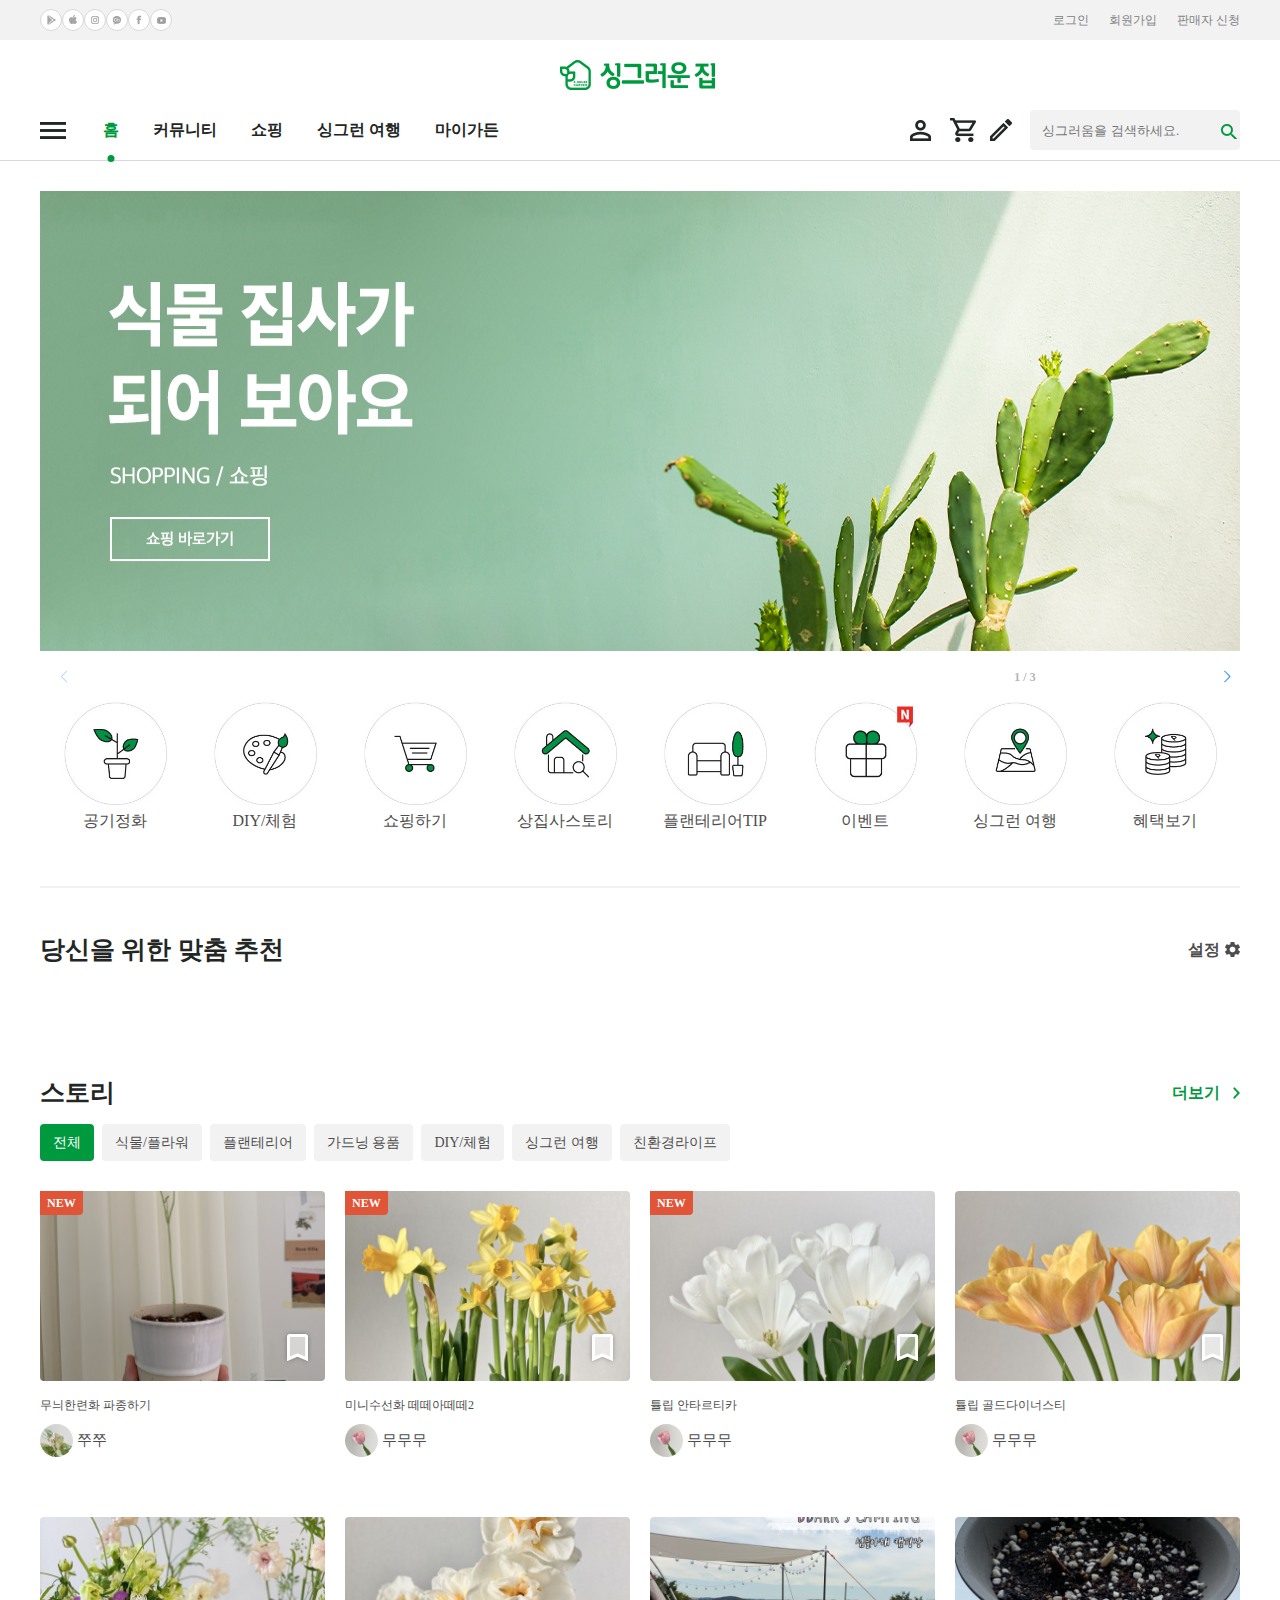
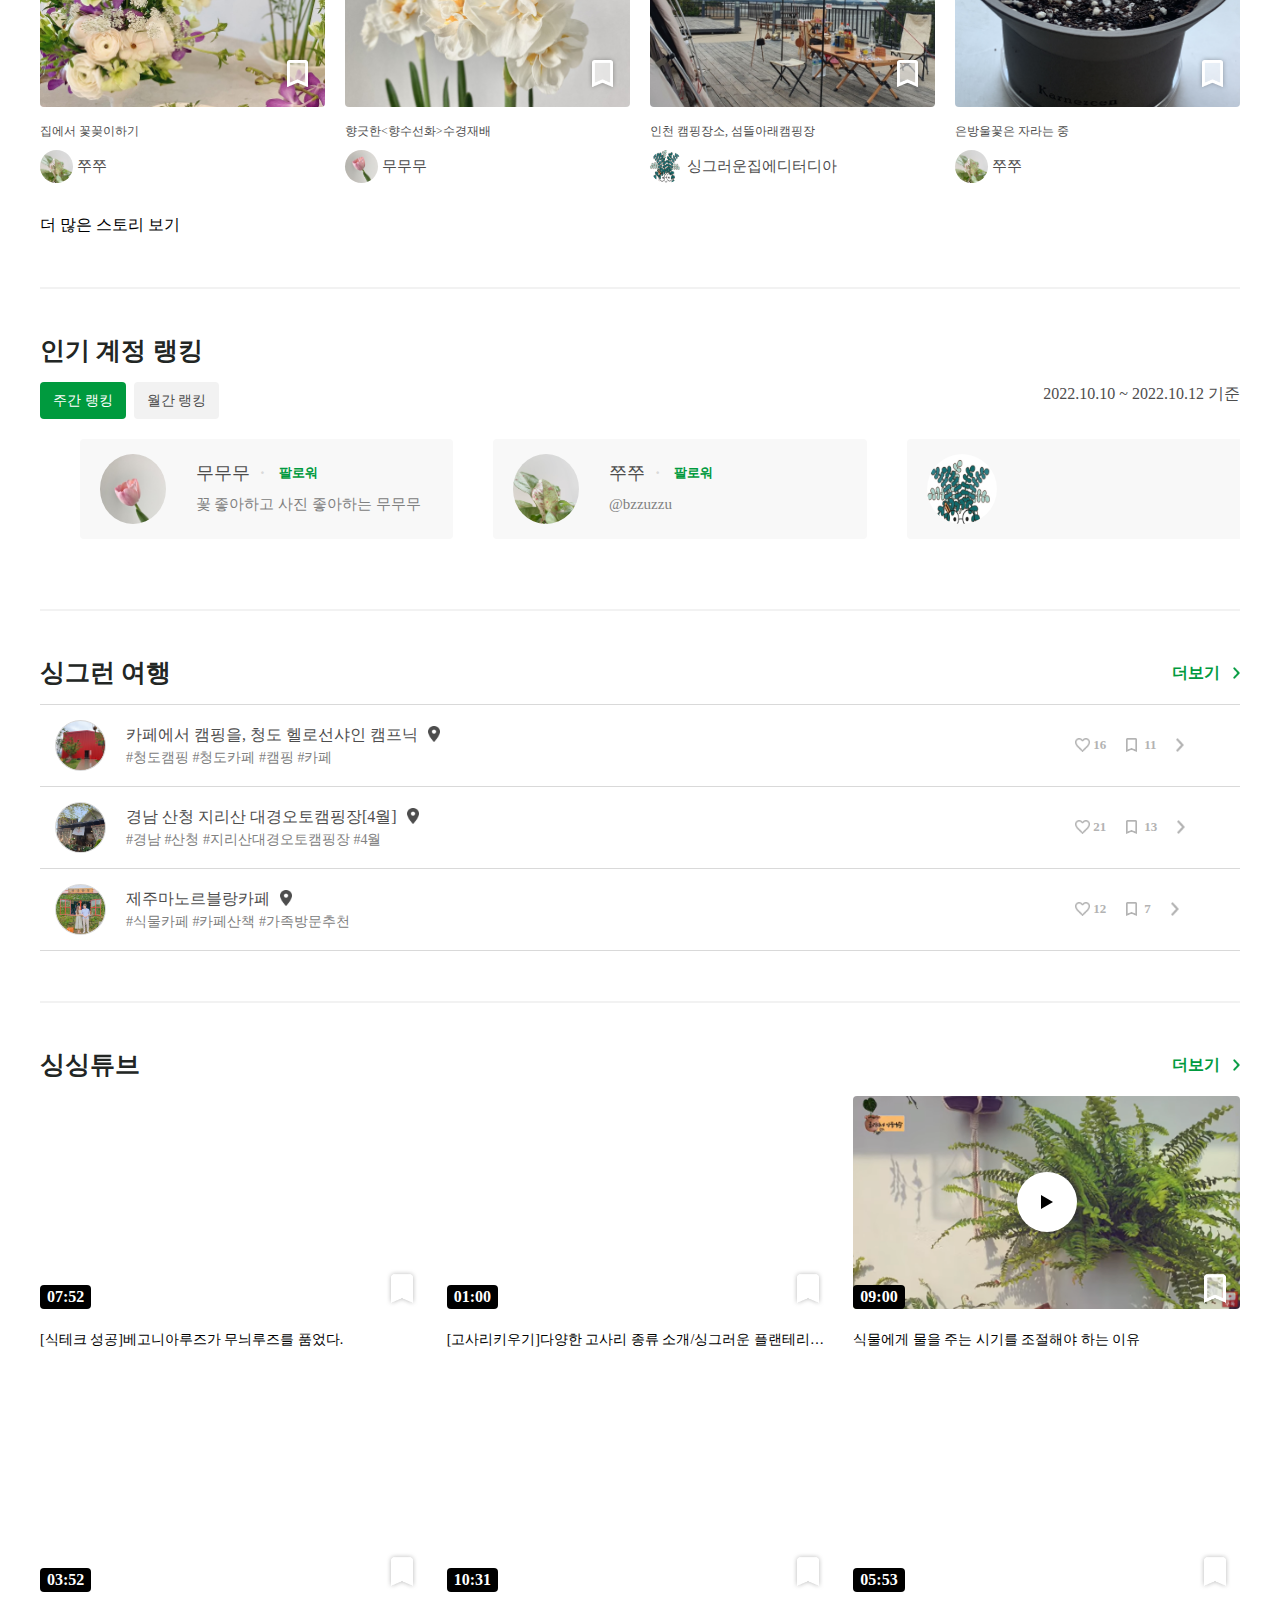
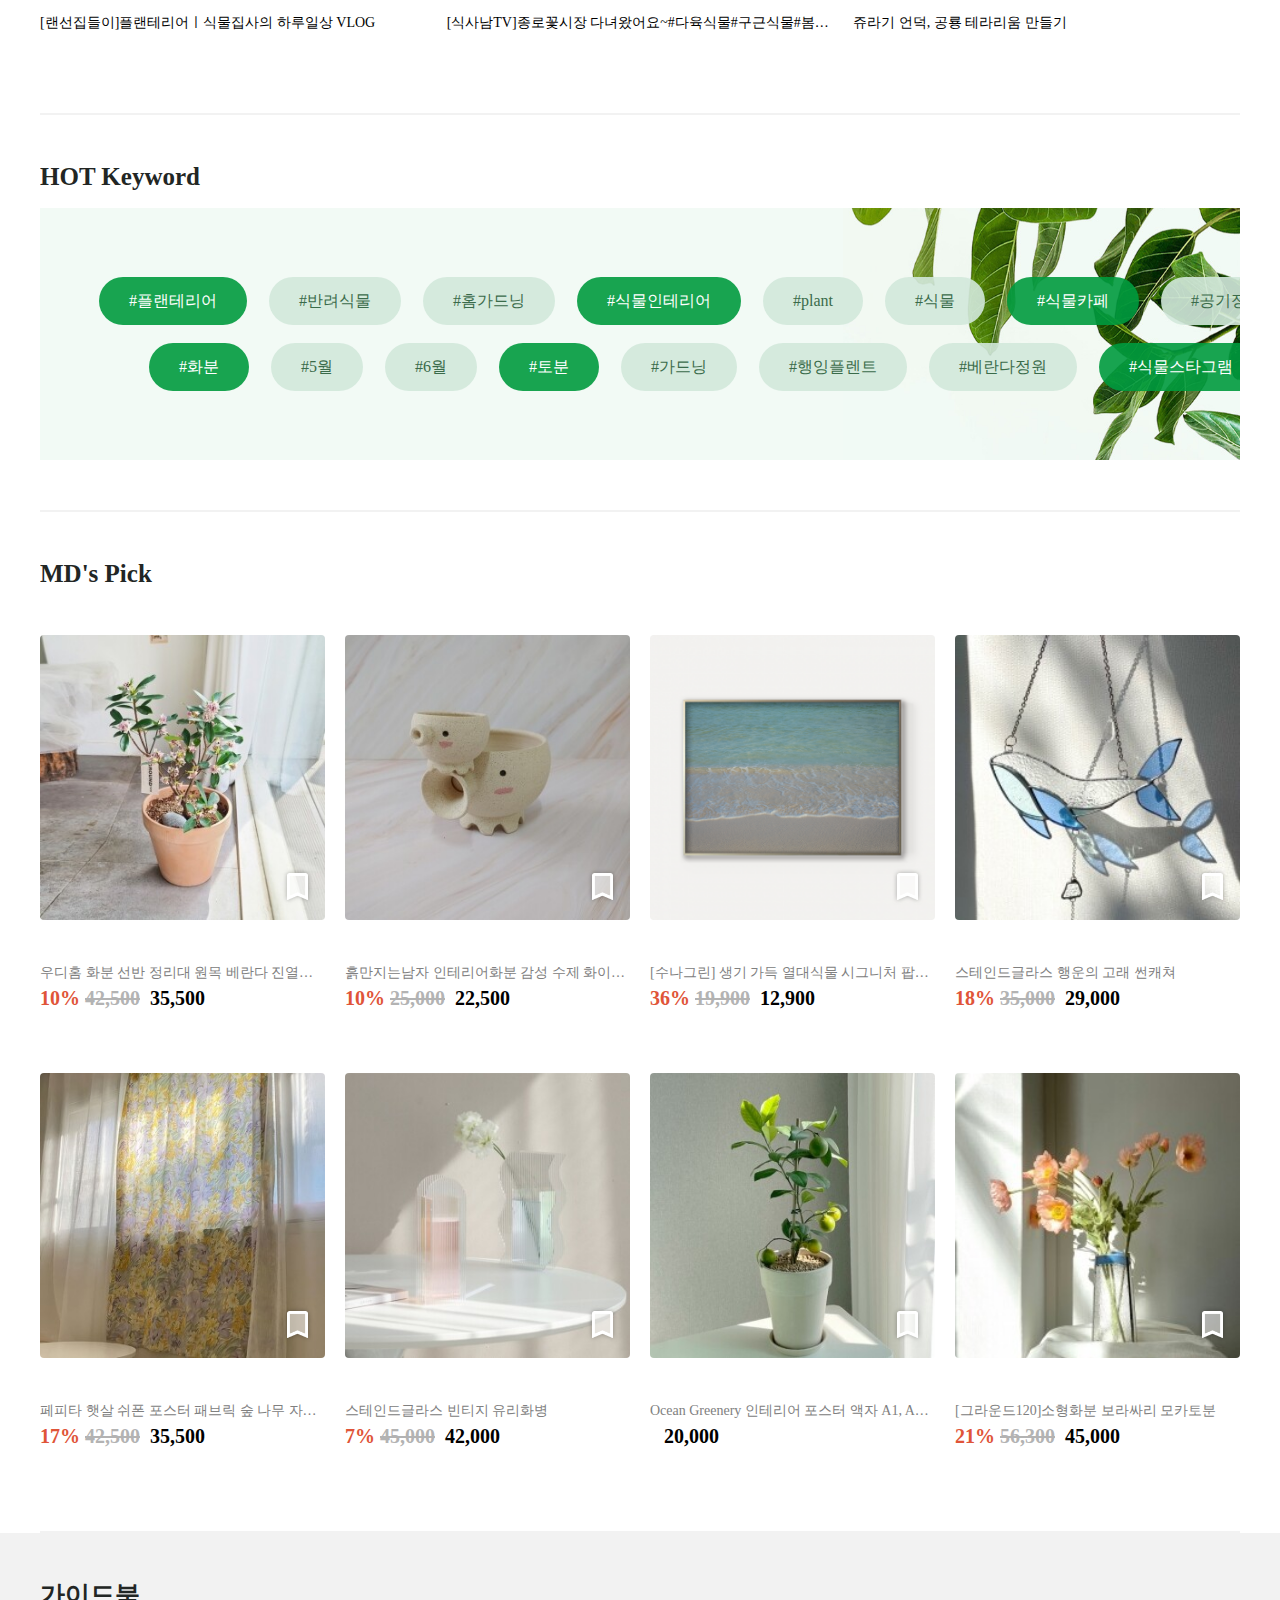
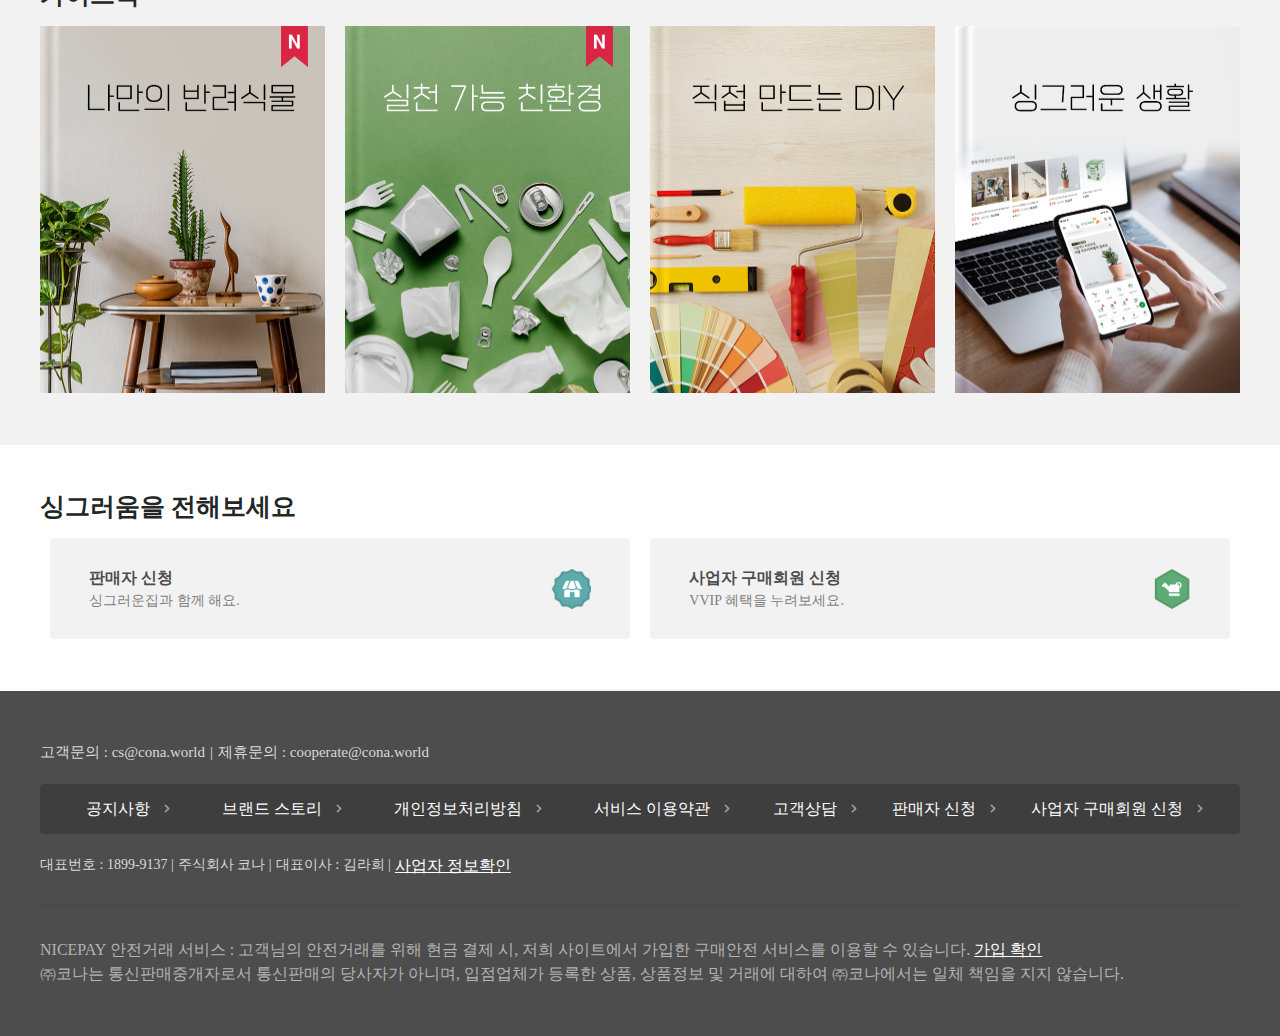
<file: index.html>
<!DOCTYPE html>
<html lang="en">
  <head>
    <meta charset="UTF-8" />
    <meta http-equiv="X-UA-Compatible" content="IE=edge" />
    <meta name="viewport" content="width=device-width, initial-scale=1.0" />
    <title>숨 쉬는 나의 집, 싱그러운 집</title>
    <link rel="stylesheet" href="css/common/reset.css" />
    <link rel="stylesheet" href="https://unpkg.com/swiper/swiper-bundle.min.css" />
    <link rel="stylesheet" href="css/index.css" />
  </head>
  <body>
    <!-- 헤더 -->
    <header>
      <div class="h_top_wrap">
        <div class="h_top">
          <ul class="sns">
            <li class="u_gp">
              <a href=""></a>
            </li>
            <li class="u_ap">
              <a href=""></a>
            </li>
            <li class="u_in">
              <a href=""></a>
            </li>
            <li class="u_kc">
              <a href=""></a>
            </li>
            <li class="u_fb">
              <a href=""></a>
            </li>
            <li class="u_yt">
              <a href=""></a>
            </li>
          </ul>
          <ul class="login">
            <li>
              <a href="#">로그인</a>
            </li>
            <li>
              <a href="#">회원가입</a>
            </li>
            <li>
              <a href="#">판매자 신청</a>
            </li>
          </ul>
        </div>
      </div>
      <div class="h_bot_wrap">
        <div class="h_bot">
          <h1>
            <a href="main.html"></a>
          </h1>
          <div class="h_bot_div">
            <nav>
              <div class="gnb_wrap">
                <div>
                  <a class="btn_nav" href="#"></a>
                </div>
                <ul class="gnb">
                  <li><a class="active" href="#">홈</a></li>
                  <li><a href="./sub/commu.html">커뮤니티</a></li>
                  <li><a href="#">쇼핑</a></li>
                  <li><a href="#">싱그런 여행</a></li>
                  <li><a href="#">마이가든</a></li>
                </ul>
              </div>
              <div class="sp_icon">
                <ul>
                  <li>
                    <a class="sp_myinfo" href="#"></a>
                  </li>
                  <li>
                    <a class="sp_cart" href="#"></a>
                  </li>
                  <li>
                    <a class="sp_write" href="#"></a>
                  </li>
                </ul>
              </div>
            </nav>
            <div class="search_wrap">
              <input type="text" placeholder="싱그러움을 검색하세요." />
              <span>
                <a href="#"></a>
              </span>
            </div>
          </div>
        </div>
      </div>
    </header>
    <main>
      <section>
        <article class="slide_wrap slide_img">
          <div class="swiper mySwiper">
            <div class="swiper-wrapper">
              <div class="swiper-slide event01"></div>
              <div class="swiper-slide event02"></div>
              <div class="swiper-slide event03"></div>
            </div>
            <div class="swiper-page">
              <div class="swiper-button-next"></div>
              <div class="arrows swiper-pagination"></div>
              <div class="swiper-button-prev"></div>
            </div>
          </div>
        </article>
        <ul class="category_list">
          <li>
            <a href="#">
              <div><img src="./img/banner1.jpg" /></div>
              <p>공기정화</p>
            </a>
          </li>
          <li>
            <a href="#">
              <div><img src="./img/banner2.jpg" /></div>
              <p>DIY/체험</p>
            </a>
          </li>
          <li>
            <a href="#">
              <div><img src="./img/banner3.jpg" /></div>
              <p>쇼핑하기</p>
            </a>
          </li>
          <li>
            <a href="#">
              <div><img src="./img/banner4.jpg" /></div>
              <p>상집사스토리</p>
            </a>
          </li>
          <li>
            <a href="#">
              <div><img src="./img/banner5.jpg" /></div>
              <p>플랜테리어TIP</p>
            </a>
          </li>
          <li>
            <a href="#">
              <div class="new_cate"><img src="./img/banner6.jpg" /></div>
              <p>이벤트</p>
            </a>
          </li>
          <li>
            <a href="#">
              <div><img src="./img/banner7.jpg" /></div>
              <p>싱그런 여행</p>
            </a>
          </li>
          <li>
            <a href="#">
              <div><img src="./img/banner8.jpg" /></div>
              <p>혜택보기</p>
            </a>
          </li>
        </ul>
      </section>
      <section>
        <div class="title_wrap">
          <h2>당신을 위한 맞춤 추천</h2>
          <div class="setting"><a href="#">설정</a></div>
        </div>
      </section>
      <section>
        <div class="title_wrap">
          <h2>스토리</h2>
          <div class="more"><a href="#">더보기</a></div>
        </div>
        <div class="story_wrap">
          <ul class="tab">
            <li><a class="list_active" href="#">전체</a></li>
            <li><a href="#">식물/플라워</a></li>
            <li><a href="#">플랜테리어</a></li>
            <li><a href="#">가드닝 용품</a></li>
            <li><a href="#">DIY/체험</a></li>
            <li><a href="#">싱그런 여행</a></li>
            <li><a href="#">친환경라이프</a></li>
          </ul>
        </div>
        <article class="story">
          <figure class="storyimg">
            <a href="#">
              <div class="story_img1">
                <em class="new_txt">NEW</em>
              </div>
              <figcaption>무늬한련화 파종하기</figcaption>
            </a>
            <div>
              <a href="#">
                <span class="user_img1"></span>
                <p>쭈쭈</p>
              </a>
            </div>
          </figure>
          <figure>
            <a href="#">
              <div class="story_img2">
                <em class="new_txt">NEW</em>
              </div>
              <figcaption>미니수선화 떼떼아떼떼2</figcaption>
            </a>
            <div>
              <a href="#">
                <span class="user_img2"></span>
                <p>무무무</p>
              </a>
            </div>
          </figure>
          <figure>
            <a href="#">
              <div class="story_img3">
                <em class="new_txt">NEW</em>
              </div>
              <figcaption>튤립 안타르티카</figcaption>
            </a>
            <div>
              <a href="#">
                <span class="user_img2"></span>
                <p>무무무</p>
              </a>
            </div>
          </figure>
          <figure>
            <a href="#">
              <div class="story_img4"></div>
              <figcaption>튤립 골드다이너스티</figcaption>
            </a>
            <div>
              <a href="#">
                <span class="user_img2"></span>
                <p>무무무</p>
              </a>
            </div>
          </figure>
          <figure class="dis_none">
            <a href="#">
              <div class="story_img5"></div>
              <figcaption>집에서 꽃꽂이하기</figcaption>
            </a>
            <div>
              <a href="#">
                <span class="user_img1"></span>
                <p>쭈쭈</p>
              </a>
            </div>
          </figure>
          <figure class="dis_none">
            <a href="#">
              <div class="story_img6"></div>
              <figcaption>향긋한&lt;향수선화&gt;수경재배</figcaption>
            </a>
            <div>
              <a href="#">
                <span class="user_img2"></span>
                <p>무무무</p>
              </a>
            </div>
          </figure>
          <figure class="dis_none">
            <a href="#">
              <div class="story_img7"></div>
              <figcaption>인천 캠핑장소, 섬뜰아래캠핑장</figcaption>
            </a>
            <div>
              <a href="#">
                <span class="user_img3"></span>
                <p>싱그러운집에디터디아</p>
              </a>
            </div>
          </figure>
          <figure class="dis_none">
            <a href="#">
              <div class="story_img8"></div>
              <figcaption>은방울꽃은 자라는 중</figcaption>
            </a>
            <div>
              <a href="#">
                <span class="user_img1"></span>
                <p>쭈쭈</p>
              </a>
            </div>
          </figure>
        </article>
        <div class="more_btn">
          <div>더 많은 스토리 보기</div>
        </div>
      </section>
      <section>
        <div class="title_wrap">
          <h2>인기 계정 랭킹</h2>
        </div>
        <div class="tab_wrap">
          <ul class="tab">
            <li><a class="list_active" href="#">주간 랭킹</a></li>
            <li><a href="#">월간 랭킹</a></li>
          </ul>
          <p class="date dis_none">2022.10.10 ~ 2022.10.12 기준</p>
        </div>
        <div class="rank_wrap">
          <article class="rank">
            <div>
              <div class="rank_img">
                <img src="./img/profile2.jpg" />
              </div>
              <div class="rank_txt">
                <div class="rank_name">
                  <a href="#">무무무</a>·
                  <span>팔로워</span>
                </div>
                <p class="rank_title">꽃 좋아하고 사진 좋아하는 무무무</p>
              </div>
            </div>
            <div>
              <div class="rank_img">
                <img src="./img/profile1.jpg" />
              </div>
              <div class="rank_txt">
                <div class="rank_name">
                  <a href="#">쭈쭈</a>·
                  <span>팔로워</span>
                </div>
                <p class="rank_title">@bzzuzzu</p>
              </div>
            </div>
            <div>
              <div class="rank_img">
                <img src="./img/profile3.jpg" />
              </div>
            </div>
            <div class="rank_txt">
              <div class="rank_name">
                <a href="#">싱그러운집</a>
                <span>팔로워</span>
              </div>
              <p class="rank_title">싱그러운집 에디터 디아입니다</p>
            </div>
          </article>
          <p class="m_date hide">2022.10.10 ~ 2022.10.12 기준</p>
        </div>
      </section>
      <section>
        <div class="title_wrap">
          <h2>싱그런 여행</h2>
          <div class="more"><a href="#">더보기</a></div>
        </div>
        <article class="trip">
          <div class="trip_wrap">
            <a href="#">
              <div class="trip_img trip1"></div>
              <div class="trip_txt">
                <span>카페에서 캠핑을, 청도 헬로선샤인 캠프닉</span>
                <p>#청도캠핑 #청도카페 #캠핑 #카페</p>
              </div>
              <ul class="trip_icons">
                <li class="trip_like dis_none">16</li>
                <li class="trip_scrap dis_none">11</li>
                <li class="trip_arrow"></li>
              </ul>
            </a>
            <a href="#">
              <div class="trip_img trip2"></div>
              <div class="trip_txt">
                <span>경남 산청 지리산 대경오토캠핑장[4월]</span>
                <p>#경남 #산청 #지리산대경오토캠핑장 #4월</p>
              </div>
              <ul class="trip_icons">
                <li class="trip_like dis_none">21</li>
                <li class="trip_scrap dis_none">13</li>
                <li class="trip_arrow"></li>
              </ul>
            </a>
            <a href="#">
              <div class="trip_img trip3"></div>
              <div class="trip_txt">
                <span>제주마노르블랑카페</span>
                <p>#식물카페 #카페산책 #가족방문추천</p>
              </div>
              <ul class="trip_icons">
                <li class="trip_like dis_none">12</li>
                <li class="trip_scrap dis_none">7</li>
                <li class="trip_arrow"></li>
              </ul>
            </a>
          </div>
          <div></div>
          <div></div>
        </article>
      </section>
      <section>
        <div class="title_wrap">
          <h2>싱싱튜브</h2>
          <div class="more"><a href="#">더보기</a></div>
        </div>
        <article class="video">
          <div>
            <div class="youtube">
              <iframe src="https://www.youtube.com/embed/rW7TOlv8u7M"></iframe>
              <div class="time">07:52</div>
              <div class="scrap"></div>
            </div>
            <p>[식테크 성공]베고니아루즈가 무늬루즈를 품었다.</p>
          </div>
          <div>
            <div class="youtube">
              <iframe src="https://www.youtube.com/embed/tqiaPonvSww"></iframe>
              <div class="time">01:00</div>
              <div class="scrap"></div>
            </div>
            <p>[고사리키우기]다양한 고사리 종류 소개/싱그러운 플랜테리어의 완성</p>
          </div>
          <div>
            <div class="youtube">
              <div class="thums img3"></div>
              <div class="play"></div>
              <div class="time">09:00</div>
              <div class="scrap"></div>
            </div>
            <p>식물에게 물을 주는 시기를 조절해야 하는 이유</p>
          </div>
          <div>
            <div class="youtube">
              <iframe src="https://www.youtube.com/embed/kHSos_NcfMQ"></iframe>
              <div class="time">03:52</div>
              <div class="scrap"></div>
            </div>
            <p>[랜선집들이]플랜테리어ㅣ식물집사의 하루일상 VLOG</p>
          </div>
          <div>
            <div class="youtube">
              <iframe src="https://www.youtube.com/embed/8a8TunExolY"></iframe>
              <div class="time">10:31</div>
              <div class="scrap"></div>
            </div>
            <p>[식사남TV]종로꽃시장 다녀왔어요~#다육식물​#구근식물​#봄냄새</p>
          </div>
          <div class="dis_none">
            <div class="youtube">
              <iframe src="https://www.youtube.com/embed/UTpDN6lJBmg"></iframe>
              <div class="time">05:53</div>
              <div class="scrap"></div>
            </div>
            <p>쥬라기 언덕, 공룡 테라리움 만들기</p>
          </div>
        </article>
      </section>
      <section>
        <div class="title_wrap">
          <h2>HOT Keyword</h2>
        </div>
        <article class="keyword">
          <ul>
            <li>
              <a class="other" href="">#플랜테리어</a>
              <a href="">#반려식물</a>
              <a href="">#홈가드닝</a>
              <a class="other" href="">#식물인테리어</a>
              <a href="">#plant</a>
              <a href="">#식물</a>
              <a class="other" href="">#식물카페</a>
              <a href="">#공기정화식물</a>
              <a href="">#싱그런여행</a>
              <a class="other" href="">#식물키우기</a>
              <a href="">#몬스테라</a>
              <a href="">#수경재배</a>
              <a href="">#식물집사</a>
              <a href="">#꽃</a>
              <a href="">#공기정화</a>
            </li>
            <li>
              <a class="other" href="">#화분</a>
              <a href="">#5월</a>
              <a href="">#6월</a>
              <a class="other" href="">#토분</a>
              <a href="">#가드닝</a>
              <a href="">#행잉플렌트</a>
              <a href="">#베란다정원</a>
              <a class="other" href="">#식물스타그램</a>
              <a href="">#분갈이</a>
              <a href="">#가드닝</a>
              <a href="">#행잉플랜트</a>
              <a class="other" href="">#베란다정원</a>
              <a href="">#식물스타그램</a>
            </li>
          </ul>
        </article>
      </section>
      <section>
        <div class="title_wrap">
          <h2>MD's Pick</h2>
        </div>
        <article class="mdPick">
          <figure>
            <a href="">
              <div class="img1"></div>
              <figcaption>
                <p>우디홈 화분 선반 정리대 원목 베란다 진열대 거실 다육이 받침대</p>
                <ul>
                  <li class="sale">10%</li>
                  <li class="price"><span>42,500</span>35,500</li>
                </ul>
              </figcaption>
            </a>
          </figure>
          <figure>
            <a href="">
              <div class="img2"></div>
              <figcaption>
                <p>흙만지는남자 인테리어화분 감성 수제 화이트 토분 화분 흙만남 동물토분 부끄부끄 문어군 토분</p>
                <ul>
                  <li class="sale">10%</li>
                  <li class="price"><span>25,000</span>22,500</li>
                </ul>
              </figcaption>
            </a>
          </figure>
          <figure>
            <a href="">
              <div class="img3"></div>
              <figcaption>
                <p>[수나그린] 생기 가득 열대식물 시그니처 팝팟 고사리 4종 (더피 후마타 아스파라 아비스)</p>
                <ul>
                  <li class="sale">36%</li>
                  <li class="price"><span>19,900</span>12,900</li>
                </ul>
              </figcaption>
            </a>
          </figure>
          <figure>
            <a href="">
              <div class="img4"></div>
              <figcaption>
                <p>스테인드글라스 행운의 고래 썬캐쳐</p>
                <ul>
                  <li class="sale">18%</li>
                  <li class="price"><span>35,000</span>29,000</li>
                </ul>
              </figcaption>
            </a>
          </figure>
          <figure>
            <a href="">
              <div class="img5"></div>
              <figcaption>
                <p>페피타 햇살 쉬폰 포스터 패브릭 숲 나무 자연 풍경 감성 햇빛 가을 꾸미기 써니데이</p>
                <ul>
                  <li class="sale">17%</li>
                  <li class="price"><span>42,500</span>35,500</li>
                </ul>
              </figcaption>
            </a>
          </figure>
          <figure>
            <a href="">
              <div class="img6"></div>
              <figcaption>
                <p>스테인드글라스 빈티지 유리화병</p>
                <ul>
                  <li class="sale">7%</li>
                  <li class="price"><span>45,000</span>42,000</li>
                </ul>
              </figcaption>
            </a>
          </figure>
          <figure>
            <a href="">
              <div class="img7"></div>
              <figcaption>
                <p>Ocean Greenery 인테리어 포스터 액자 A1, A2, A3 사이즈</p>
                <ul>
                  <li>　</li>
                  <li class="price">20,000</li>
                </ul>
              </figcaption>
            </a>
          </figure>
          <figure>
            <a href="">
              <div class="img8"></div>
              <figcaption>
                <p>[그라운드120]소형화분 보라싸리 모카토분</p>
                <ul>
                  <li class="sale">21%</li>
                  <li class="price"><span>56,300</span>45,000</li>
                </ul>
              </figcaption>
            </a>
          </figure>
        </article>
      </section>
      <div class="w100">
        <section class="guidebook_bg">
          <div class="title_wrap">
            <h2>가이드북</h2>
          </div>
          <article class="guide">
            <ul>
              <li>
                <a href="">
                  <div class="img1"><span class="new"></span></div>
                </a>
              </li>
              <li>
                <a href="">
                  <div class="img2"><span class="new"></span></div>
                </a>
              </li>
              <li>
                <a href="">
                  <div class="img3"></div>
                </a>
              </li>
              <li>
                <a href="">
                  <div class="img4"></div>
                </a>
              </li>
            </ul>
          </article>
        </section>
      </div>
      <section>
        <div class="title_wrap">
          <h2>싱그러움을 전해보세요</h2>
        </div>
        <article class="quick">
          <div>
            <a href="#">
              <ul>
                <li class="title">판매자 신청</li>
                <li class="text">싱그러운집과 <span>함께 해요.</span></li>
              </ul>
              <div class="sp lv"></div>
            </a>
          </div>
          <div>
            <a href="#">
              <ul>
                <li class="title">사업자 구매회원 신청</li>
                <li class="text">VVIP 혜택을 <span>누려보세요.</span></li>
              </ul>
              <div class="sp gm"></div>
            </a>
          </div>
        </article>
      </section>
    </main>
    <footer>
      <div class="footer_wrap">
        <div class="f_cs">
          <ul>
            <li>고객문의 : cs@cona.world</li>
            <li>|</li>
            <li>제휴문의 : cooperate@cona.world</li>
          </ul>
        </div>
        <div class="f_nav">
          <ul>
            <li><a href="#">공지사항</a></li>
            <li><a href="#">브랜드 스토리</a></li>
            <li><a href="#">개인정보처리방침</a></li>
            <li><a href="#">서비스 이용약관</a></li>
          </ul>
          <ul>
            <li><a href="#">고객상담</a></li>
            <li><a href="#">판매자 신청</a></li>
            <li><a href="#">사업자 구매회원 신청</a></li>
          </ul>
        </div>
        <address>
          <div>
            <span>대표번호 : 1899-9137 |</span>
            <span>주식회사 코나 |</span>
            <span>대표이사 : 김라희 |</span>
            <a href="#">사업자 정보확인</a>
          </div>
          <div class="m_block">
            <span>주소 : 대구광역시 수성구 알파시티1로 115, 2층(대흥동) |</span>
            <span>사업자등록번호 : 532-87-01550 |</span>
            <span>통신판매업신고번호 : 2020-대구수성구-0872 |</span>
            <span>Copyright©싱그러운 집 ALL RIGHTS RESERVED.</span>
          </div>
          <div class="m_block">
            <span>개인정보보호책임자 : 조정아 |</span>
            <span>호스팅 제공자 : 주식회사 가비아씨엔에스</span>
          </div>
        </address>
        <div class="f_info">
          <p>
            NICEPAY 안전거래 서비스 : 고객님의 안전거래를 위해 현금 결제 시, 저희 사이트에서 가입한 구매안전 서비스를 이용할 수 있습니다.
            <a href="#">가입 확인</a>
          </p>
          <p>㈜코나는 통신판매중개자로서 통신판매의 당사자가 아니며, 입점업체가 등록한 상품, 상품정보 및 거래에 대하여 ㈜코나에서는 일체 책임을 지지 않습니다.</p>
        </div>
      </div>
    </footer>
    <script src="https://ajax.googleapis.com/ajax/libs/jquery/3.6.1/jquery.min.js"></script>
    <script src="https://unpkg.com/swiper/swiper-bundle.min.js"></script>
    <script src="./js/swiper.js"></script>
  </body>
</html>
</file>
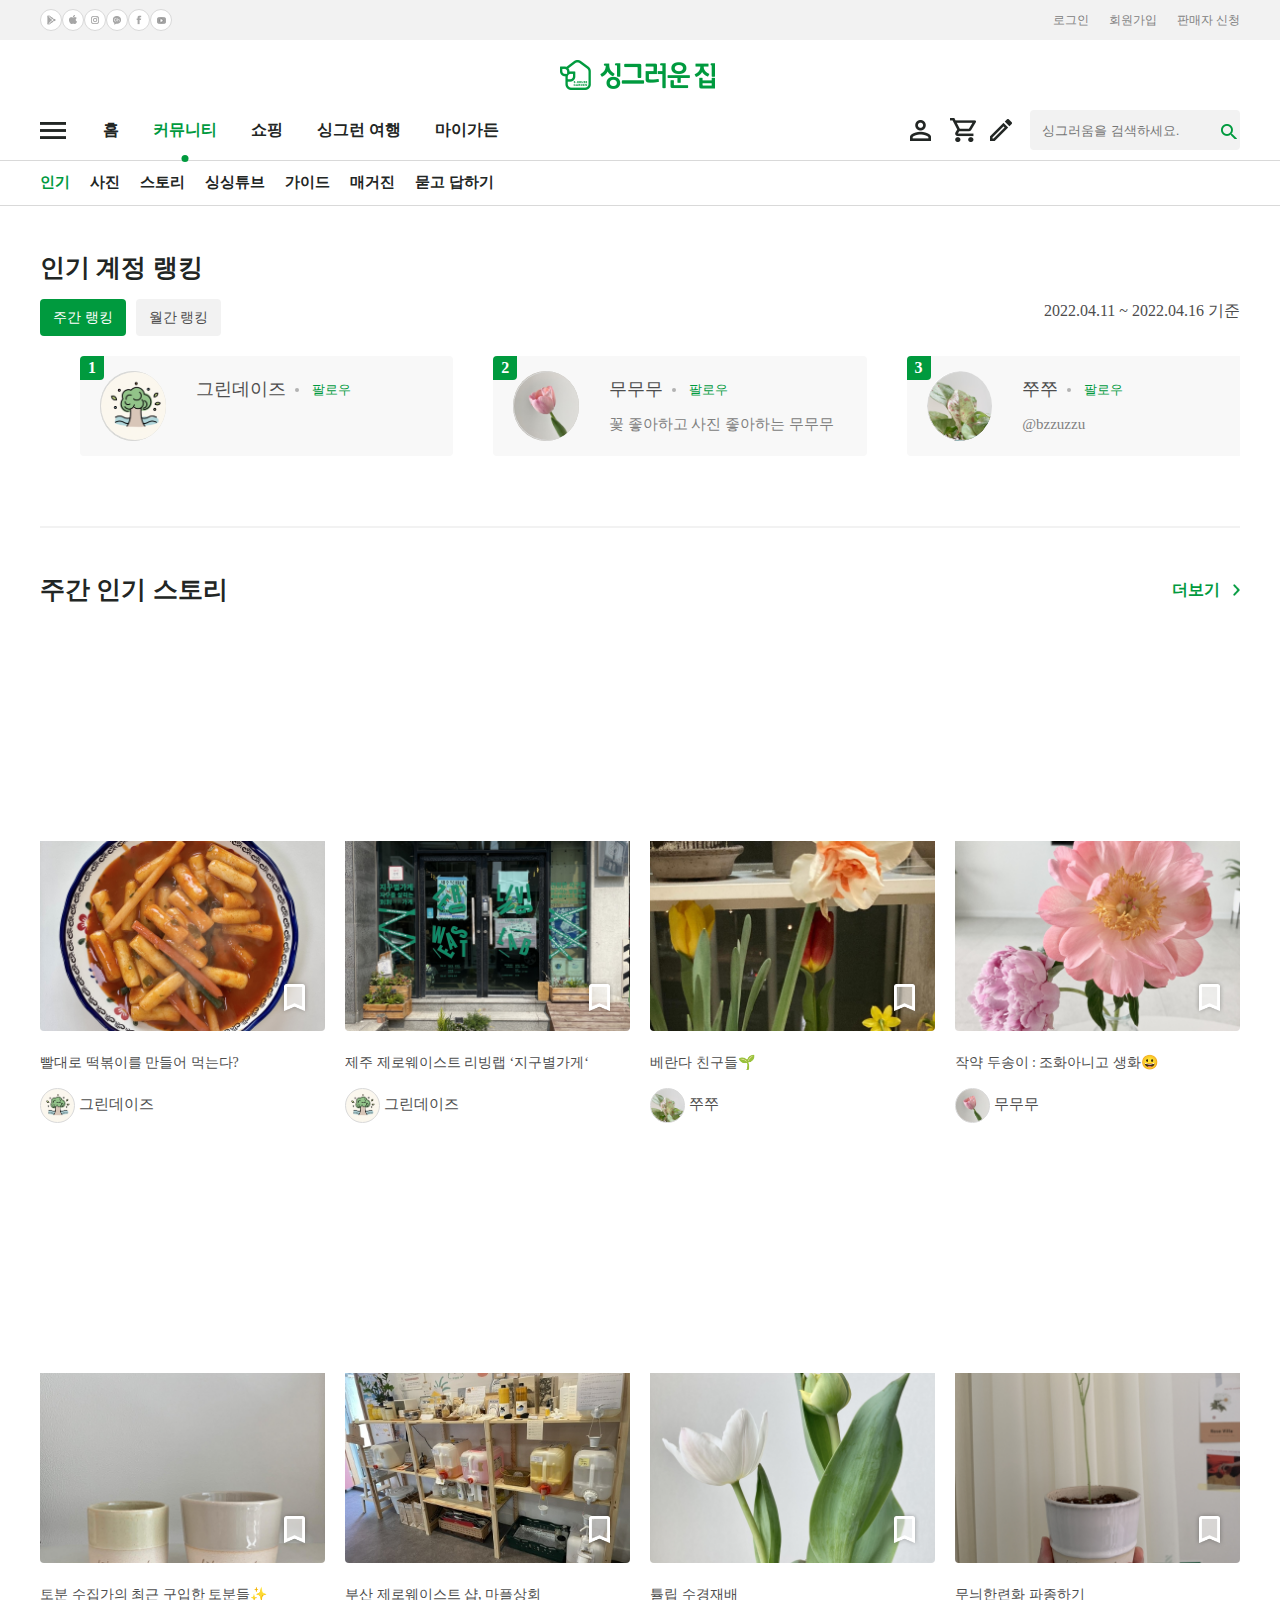
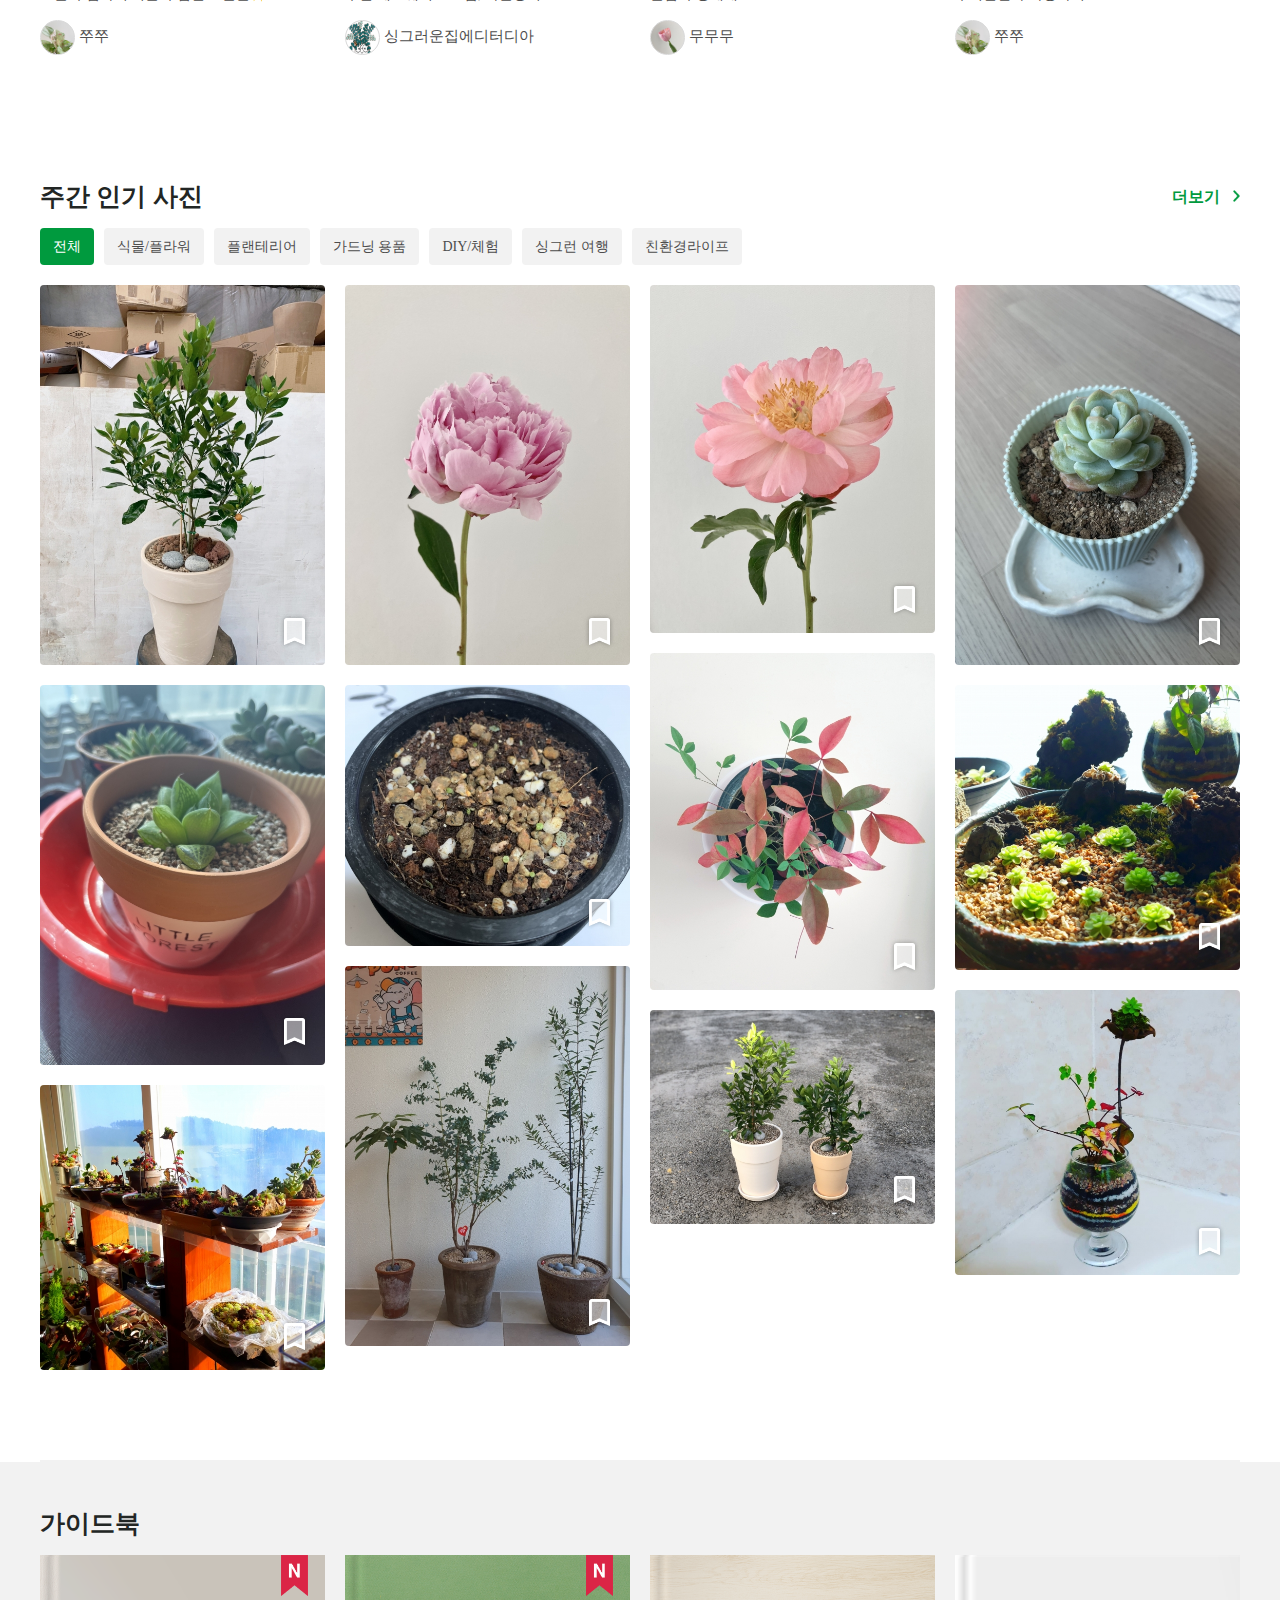
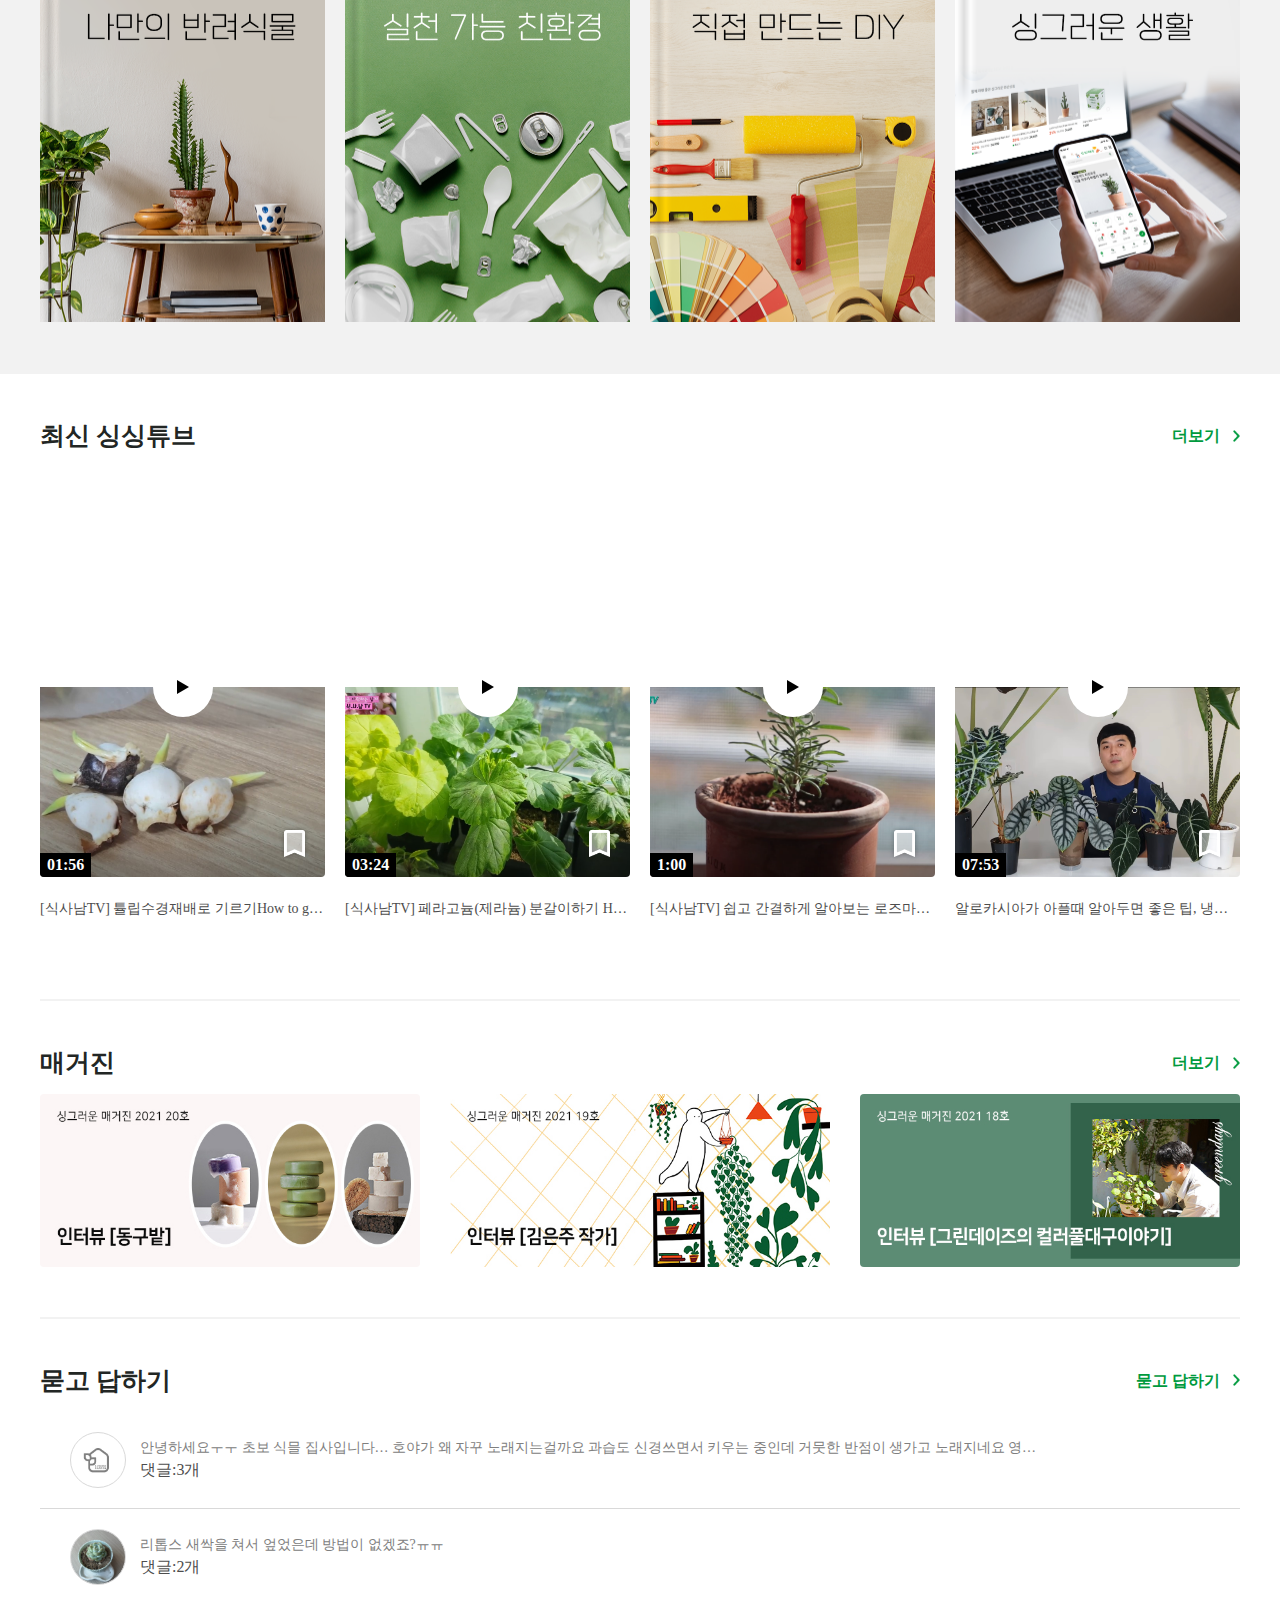
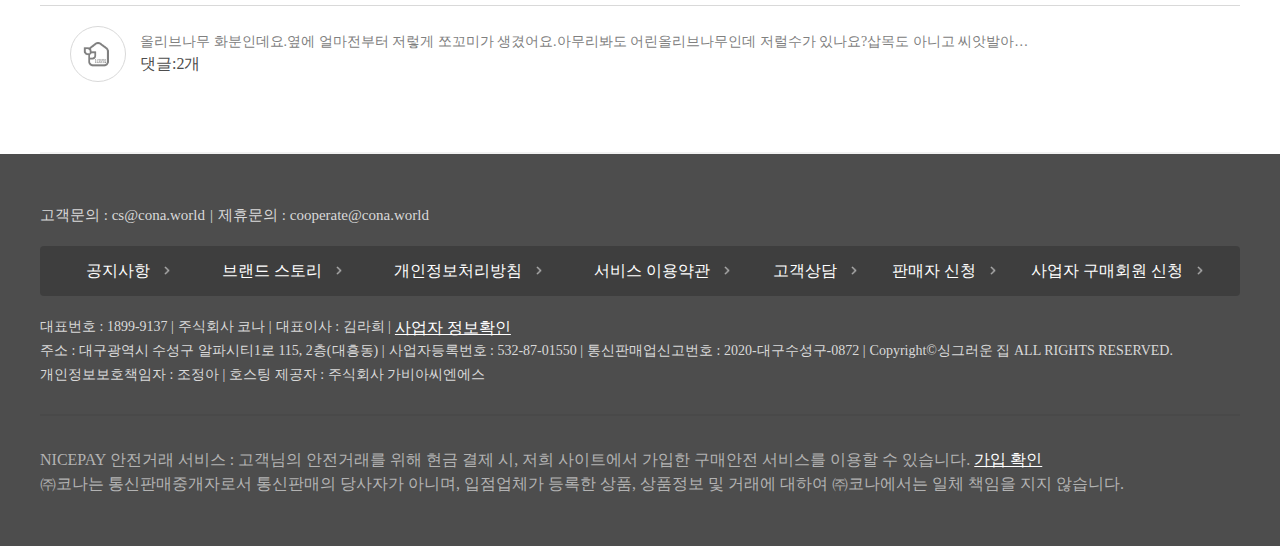
<file: sub/commu.html>
<!DOCTYPE html>
<html lang="en">
  <head>
    <meta charset="UTF-8" />
    <meta http-equiv="X-UA-Compatible" content="IE=edge" />
    <meta name="viewport" content="width=device-width, initial-scale=1.0" />
    <title>Document</title>
    <link rel="stylesheet" href="../css/common/reset.css" />
    <link rel="stylesheet" href="../css/header.css" />
    <link rel="stylesheet" href="../css/comu.css" />
    <link rel="stylesheet" href="../css/index.css" />
  </head>
  <body>
    <!-- 헤더 -->
    <header>
      <div class="h_top_wrap">
        <div class="h_top">
          <ul class="sns">
            <li class="u_gp">
              <a href=""></a>
            </li>
            <li class="u_ap">
              <a href=""></a>
            </li>
            <li class="u_in">
              <a href=""></a>
            </li>
            <li class="u_kc">
              <a href=""></a>
            </li>
            <li class="u_fb">
              <a href=""></a>
            </li>
            <li class="u_yt">
              <a href=""></a>
            </li>
          </ul>
          <ul class="login">
            <li>
              <a href="#">로그인</a>
            </li>
            <li>
              <a href="#">회원가입</a>
            </li>
            <li>
              <a href="#">판매자 신청</a>
            </li>
          </ul>
        </div>
      </div>
      <div class="h_bot_wrap">
        <div class="h_bot">
          <h1>
            <a href="../main.html"></a>
          </h1>
          <div class="h_bot_div">
            <nav>
              <div class="gnb_wrap">
                <div>
                  <a class="btn_nav" href="#"></a>
                </div>
                <ul class="gnb">
                  <li><a href="../main.html">홈</a></li>
                  <li><a class="active" href="garden_communite.html">커뮤니티</a></li>
                  <li><a href="#">쇼핑</a></li>
                  <li><a href="#">싱그런 여행</a></li>
                  <li><a href="#">마이가든</a></li>
                </ul>
              </div>
              <div class="sp_icon">
                <ul>
                  <li>
                    <a class="sp_myinfo" href="#"></a>
                  </li>
                  <li>
                    <a class="sp_cart" href="#"></a>
                  </li>
                  <li>
                    <a class="sp_write" href="#"></a>
                  </li>
                </ul>
              </div>
            </nav>
            <div class="search_wrap">
              <input type="text" placeholder="싱그러움을 검색하세요." />
              <span>
                <a href="#"></a>
              </span>
            </div>
          </div>
        </div>
      </div>
      <div class="sub_nav_wrap">
        <div class="sub_nav">
          <ul>
            <li><a class="active_sub" href="#">인기</a></li>
            <li><a href="#">사진</a></li>
            <li><a href="#">스토리</a></li>
            <li><a href="#">싱싱튜브</a></li>
            <li><a href="#">가이드</a></li>
            <li><a href="#">매거진</a></li>
            <li><a href="#">묻고 답하기</a></li>
          </ul>
        </div>
      </div>
    </header>
    <main>
      <section>
        <div class="title_wrap">
          <h2>인기 계정 랭킹</h2>
        </div>
        <div class="tab_wrap">
          <ul>
            <li><a class="active_list" href="#">주간 랭킹</a></li>
            <li><a href="#">월간 랭킹</a></li>
          </ul>
          <p class="m_none">2022.04.11 ~ 2022.04.16 기준</p>
        </div>
        <article class="rank_wrap">
          <div class="rank">
            <div>
              <div class="rank_num">1</div>
              <div class="rank_img user_img1">
                <a href="#"></a>
              </div>
              <div class="rank_txt">
                <a href="#">
                  <p class="nickname">그린데이즈</p>
                  <p class="follow">팔로우</p>
                </a>
                <p>　</p>
              </div>
            </div>
            <div>
              <div class="rank_num">2</div>
              <div class="rank_img user_img2">
                <a href="#"></a>
              </div>
              <div class="rank_txt">
                <a href="#">
                  <p class="nickname">무무무</p>
                  <p class="follow">팔로우</p>
                </a>
                <p>꽃 좋아하고 사진 좋아하는 무무무</p>
              </div>
            </div>
            <div>
              <div class="rank_num">3</div>
              <div class="rank_img user_img3">
                <a href="#"></a>
              </div>
              <div class="rank_txt">
                <a href="#">
                  <p class="nickname">쭈쭈</p>
                  <p class="follow">팔로우</p>
                </a>
                <p>@bzzuzzu</p>
              </div>
            </div>
          </div>
        </article>
        <p class="m_block">2022.04.11 ~ 2022.04.16 기준</p>
      </section>
      <section>
        <div class="title_wrap">
          <h2>주간 인기 스토리</h2>
          <div class="more m_none">
            <a href="#">더보기</a>
          </div>
        </div>
        <article class="thumnail">
          <figure>
            <a href="#">
              <div class="img">
                <div class="img1"></div>
              </div>
              <figcaption>빨대로 떡볶이를 만들어 먹는다?</figcaption>
            </a>
            <div class="story_user">
              <a href="#">
                <span class="user1"></span>
                <p>그린데이즈</p>
              </a>
            </div>
          </figure>
          <figure>
            <a href="#">
              <div class="img">
                <div class="img2"></div>
              </div>
              <figcaption>제주 제로웨이스트 리빙랩 ‘지구별가게‘</figcaption>
            </a>
            <div class="story_user">
              <a href="#">
                <span class="user1"></span>
                <p>그린데이즈</p>
              </a>
            </div>
          </figure>
          <figure>
            <a href="#">
              <div class="img">
                <div class="img3"></div>
              </div>
              <figcaption>베란다 친구들🌱</figcaption>
            </a>
            <div class="story_user">
              <a href="#">
                <span class="user2"></span>
                <p>쭈쭈</p>
              </a>
            </div>
          </figure>
          <figure>
            <a href="#">
              <div class="img">
                <div class="img4"></div>
              </div>
              <figcaption>작약 두송이 : 조화아니고 생화😀</figcaption>
            </a>
            <div class="story_user">
              <a href="#">
                <span class="user3"></span>
                <p>무무무</p>
              </a>
            </div>
          </figure>
          <figure class="m_none">
            <a href="#">
              <div class="img">
                <div class="img5"></div>
              </div>
              <figcaption>토분 수집가의 최근 구입한 토분들✨</figcaption>
            </a>
            <div class="story_user">
              <a href="#">
                <span class="user2"></span>
                <p>쭈쭈</p>
              </a>
            </div>
          </figure>
          <figure class="m_none">
            <a href="#">
              <div class="img">
                <div class="img6"></div>
              </div>
              <figcaption>부산 제로웨이스트 샵, 마플상회</figcaption>
            </a>
            <div class="story_user">
              <a href="#">
                <span class="user4"></span>
                <p>싱그러운집에디터디아</p>
              </a>
            </div>
          </figure>
          <figure class="m_none">
            <a href="#">
              <div class="img">
                <div class="img7"></div>
              </div>
              <figcaption>튤립 수경재배</figcaption>
            </a>
            <div class="story_user">
              <a href="#">
                <span class="user3"></span>
                <p>무무무</p>
              </a>
            </div>
          </figure>
          <figure class="m_none">
            <a href="#">
              <div class="img">
                <div class="img8"></div>
              </div>
              <figcaption>무늬한련화 파종하기</figcaption>
            </a>
            <div class="story_user">
              <a href="#">
                <span class="user2"></span>
                <p>쭈쭈</p>
              </a>
            </div>
          </figure>
        </article>
        <div class="more_btn m_block">
          <a href="#">더 많은 스토리 보기</a>
        </div>
      </section>
      <section>
        <div class="title_wrap">
          <h2>주간 인기 사진</h2>
          <div class="more m_none">
            <a href="#">더보기</a>
          </div>
        </div>
        <div class="tab_wrap">
          <ul>
            <li><a class="active_list" href="#">전체</a></li>
            <li><a href="#">식물/플라워</a></li>
            <li><a href="#">플랜테리어</a></li>
            <li><a href="#">가드닝 용품</a></li>
            <li><a href="#">DIY/체험</a></li>
            <li><a href="#">싱그런 여행</a></li>
            <li><a href="#">친환경라이프</a></li>
          </ul>
        </div>
        <article class="thumnail">
          <div>
            <div class="photo_box p_block">
              <a href="#">
                <img src="../img/weekly_photo_01.jpg" />
              </a>
              <div class="script"></div>
            </div>
            <div class="photo_box">
              <a href="#">
                <img src="../img/weekly_photo_1-2.jpeg" />
              </a>
              <div class="script"></div>
            </div>
            <div class="photo_box">
              <a href="#">
                <img src="../img/weekly_photo_1-3.jpg" />
              </a>
              <div class="script"></div>
            </div>
          </div>
          <div>
            <div class="photo_box p_block">
              <a href="#">
                <img src="../img/weekly_photo_2-1.jpg" />
              </a>
              <div class="script"></div>
            </div>
            <div class="photo_box">
              <a href="#">
                <img src="../img/weekly_photo_2-2.jpg" />
              </a>
              <div class="script"></div>
            </div>
            <div class="photo_box">
              <a href="#">
                <img src="../img/weekly_photo_2-3.jpg" />
              </a>
              <div class="script"></div>
            </div>
          </div>
          <div>
            <div class="photo_box p_block">
              <a href="#">
                <img src="../img/weekly_photo_3-1.jpg" />
              </a>
              <div class="script"></div>
            </div>
            <div class="photo_box">
              <a href="#">
                <img src="../img/weekly_photo_3-2.jpg" />
              </a>
              <div class="script"></div>
            </div>
            <div class="photo_box">
              <a href="#">
                <img src="../img/weekly_photo_3-3.jpg" />
              </a>
              <div class="script"></div>
            </div>
          </div>
          <div>
            <div class="photo_box p_block">
              <a href="#">
                <img src="../img/weekly_photo_4-1.jpg" />
              </a>
              <div class="script"></div>
            </div>
            <div class="photo_box">
              <a href="#">
                <img src="../img/weekly_photo_4-2.jpg" />
              </a>
              <div class="script"></div>
            </div>
            <div class="photo_box">
              <a href="#">
                <img src="../img/weekly_photo_4-3.jpg" />
              </a>
              <div class="script"></div>
            </div>
          </div>
        </article>
        <div class="more_btn m_block">
          <a href="#">더 많은 인기사진 보기</a>
        </div>
      </section>
      <div class="w100">
        <section>
          <div class="title_wrap">
            <h2>가이드북</h2>
          </div>
          <article class="thumnail guide">
            <ul>
              <li>
                <a href="">
                  <div class="img1"><span class="new"></span></div>
                </a>
              </li>
              <li>
                <a href="">
                  <div class="img2"><span class="new"></span></div>
                </a>
              </li>
              <li>
                <a href="">
                  <div class="img3"></div>
                </a>
              </li>
              <li>
                <a href="">
                  <div class="img4"></div>
                </a>
              </li>
            </ul>
          </article>
        </section>
      </div>
      <section>
        <div class="title_wrap">
          <h2>최신 싱싱튜브</h2>
          <div class="more m_none">
            <a href="#">더보기</a>
          </div>
        </div>
        <article class="thumnail">
          <figure>
            <a href="#">
              <div class="img">
                <div class="video_img1"></div>
                <span class="time">01:56</span>
                <span class="play"></span>
              </div>
              <figcaption>[식사남TV] 튤립수경재배로 기르기How to grow Tulip Bulbs in water</figcaption>
            </a>
          </figure>
          <figure>
            <a href="#">
              <div class="img">
                <div class="video_img2"></div>
                <span class="time">03:24</span>
                <span class="play"></span>
              </div>
              <figcaption>[식사남TV] 페라고늄(제라늄) 분갈이하기 How to repot Pelargonium</figcaption>
            </a>
          </figure>
          <figure>
            <a href="#">
              <div class="img">
                <div class="video_img3"></div>
                <span class="time">1:00</span>
                <span class="play"></span>
              </div>
              <figcaption>[식사남TV] 쉽고 간결하게 알아보는 로즈마리 번식 시키는 방법 ! #로즈마리번식#로즈마리삽목#Rosemary</figcaption>
            </a>
          </figure>
          <figure>
            <a href="#">
              <div class="img">
                <div class="video_img4"></div>
                <span class="time">07:53</span>
                <span class="play"></span>
              </div>
              <figcaption>알로카시아가 아플때 알아두면 좋은 팁, 냉해, 과습, 무름에 필요한 수술방법 알려드립니다</figcaption>
            </a>
          </figure>
        </article>
        <div class="more_btn m_block">
          <a href="#">더 많은 싱싱튜브 보기</a>
        </div>
      </section>
      <section>
        <div class="title_wrap">
          <h2>매거진</h2>
          <div class="more m_none">
            <a href="#">더보기</a>
          </div>
        </div>
        <article class="magazine_wrap">
          <div class="magazine">
            <a href="#"><div class="magazine_img1"></div></a>
          </div>
          <div class="magazine">
            <a href="#"><div class="magazine_img2"></div></a>
          </div>
          <div class="magazine">
            <a href="#"><div class="magazine_img3"></div></a>
          </div>
        </article>
        <div class="more_btn m_block">
          <a href="#">더 많은 매거진 보기</a>
        </div>
      </section>
      <section>
        <div class="title_wrap">
          <h2>묻고 답하기</h2>
          <div class="more m_none">
            <a href="#">묻고 답하기</a>
          </div>
        </div>
        <article class="ask_wrap">
          <div>
            <a href="#">
              <div class="ask_img ask_img1"></div>
              <div class="ask_txt">
                <p class="ask">
                  안녕하세요ㅜㅜ 초보 식믈 집사입니다… 호야가 왜 자꾸 노래지는걸까요 과습도 신경쓰면서 키우는 중인데 거뭇한 반점이 생가고 노래지네요 영양으르해결해야할지 창문과 떨어진 곳에서 키우는 중인데 햇빛이 더 강한곳에서 키워야할지 아님 흙이
                  문제임지 알 수 가 없니요 ㅜ 무슨 문제일까요
                </p>
                <p class="comment">댓글:3개</p>
              </div>
            </a>
          </div>
          <div>
            <a href="#">
              <div class="ask_img ask_img2"></div>
              <div class="ask_txt">
                <p class="ask">리톱스 새싹을 쳐서 엎었은데 방법이 없겠죠?ㅠㅠ</p>
                <p class="comment">댓글:2개</p>
              </div>
            </a>
          </div>
          <div>
            <a href="#">
              <div class="ask_img ask_img1"></div>
              <div class="ask_txt">
                <p class="ask">올리브나무 화분인데요.옆에 얼마전부터 저렇게 쪼꼬미가 생겼어요.아무리봐도 어린올리브나무인데 저럴수가 있나요?삽목도 아니고 씨앗발아도 아니고 올리브나무가 뿌리번식을 하는지요?</p>
                <p class="comment">댓글:2개</p>
              </div>
            </a>
          </div>
        </article>
        <div class="more_btn m_block">
          <a href="#">묻고 답하기</a>
        </div>
      </section>
    </main>
    <footer>
      <div class="footer_wrap">
        <div class="f_cs">
          <ul>
            <li>고객문의 : cs@cona.world</li>
            <li>|</li>
            <li>제휴문의 : cooperate@cona.world</li>
          </ul>
        </div>
        <div class="f_nav">
          <ul>
            <li><a href="#">공지사항</a></li>
            <li><a href="#">브랜드 스토리</a></li>
            <li><a href="#">개인정보처리방침</a></li>
            <li><a href="#">서비스 이용약관</a></li>
          </ul>
          <ul>
            <li><a href="#">고객상담</a></li>
            <li><a href="#">판매자 신청</a></li>
            <li><a href="#">사업자 구매회원 신청</a></li>
          </ul>
        </div>
        <address>
          <div>
            <span>대표번호 : 1899-9137 |</span>
            <span>주식회사 코나 |</span>
            <span>대표이사 : 김라희 |</span>
            <a href="#">사업자 정보확인</a>
          </div>
          <div>
            <span>주소 : 대구광역시 수성구 알파시티1로 115, 2층(대흥동) |</span>
            <span>사업자등록번호 : 532-87-01550 |</span>
            <span>통신판매업신고번호 : 2020-대구수성구-0872 |</span>
            <span>Copyright©싱그러운 집 ALL RIGHTS RESERVED.</span>
          </div>
          <div>
            <span>개인정보보호책임자 : 조정아 |</span>
            <span>호스팅 제공자 : 주식회사 가비아씨엔에스</span>
          </div>
        </address>
        <div class="f_info">
          <p>
            NICEPAY 안전거래 서비스 : 고객님의 안전거래를 위해 현금 결제 시, 저희 사이트에서 가입한 구매안전 서비스를 이용할 수 있습니다.
            <a href="#">가입 확인</a>
          </p>
          <p>㈜코나는 통신판매중개자로서 통신판매의 당사자가 아니며, 입점업체가 등록한 상품, 상품정보 및 거래에 대하여 ㈜코나에서는 일체 책임을 지지 않습니다.</p>
        </div>
      </div>
    </footer>
  </body>
</html>
</file>
<file: css/index.css>
@import url(main.css);
@import url(header.css);
@import url(comu.css);
@import url(gmain.css);
@import url(footer.css);
</file>
<file: css/header.css>
.hide {
  display: none;
}

.h_top_wrap {
  background-color: #f2f2f2;
}

.h_top {
  display: flex;
  justify-content: space-between;
  width: 1200px;
  margin: auto;
  line-height: 40px;
}

.h_top > ul {
  display: flex;
  align-items: center;
}

.sns > li > a {
  display: block;
  width: 20px;
  height: 20px;
  margin-right: 5px;
  border: 1px solid #d9d9d9;
  border-radius: 50%;
  background-color: #fff;
  background-size: 100% 100%;
}

.u_gp > a {
  background-image: url('../img/u_gp.png');
}

.u_ap > a {
  background-image: url('../img/u_ap.png');
}

.u_in > a {
  background-image: url('../img/u_in.png');
}

.u_kc > a {
  background-image: url('../img/u_kc.png');
}

.u_fb > a {
  background-image: url('../img/u_fb.png');
}

.u_yt > a {
  background-image: url('../img/u_yt.png');
}

.login > li > a {
  margin-left: 20px;
  font-size: 12px;
  color: #808080;
}

.login > li > a:hover {
  text-decoration: underline;
}

.h_bot_wrap {
  border-bottom: 1px solid #d9d9d9;
}

.h_bot {
  width: 1200px;
  margin: auto;
  padding-bottom: 10px;
}

.h_bot > h1 > a {
  display: block;
  width: 160px;
  height: 30px;
  margin: 20px auto;
  background-image: url('../img/logo&btn.png');
}

.h_bot_div {
  display: flex;
  align-items: center;
}

.h_bot nav {
  display: flex;
  justify-content: space-between;
  width: calc(100% - 210px);
  height: 40px;
}

.gnb_wrap {
  display: flex;
  align-items: center;
  height: 40px;
}

.sp_icon {
  height: 40px;
}

.btn_nav {
  display: block;
  width: 26px;
  height: 17px;
  margin-right: 20px;
  background: url('../img/logo&btn.png') no-repeat -22px -32px;
}

.gnb {
  display: flex;
}

.gnb > li {
  padding: 0 17px;
}

.gnb > li > a {
  font-size: 16px;
  font-weight: 700;
  color: #222624;
  line-height: 40px;
}

.gnb > li > .active {
  position: relative;
  color: #009a3e;
}

.gnb > li > .active::after {
  display: block;
  position: absolute;
  bottom: -24px;
  left: 50%;
  width: 7px;
  height: 7px;
  border-radius: 50%;
  background-color: #009a3e;
  transform: translate(-50%);
  content: '';
}

.sp_icon > ul {
  display: flex;
  align-items: center;
  height: 40px;
}

.sp_icon > ul > li {
  width: 40px;
}

.sp_icon a {
  display: block;
  background: url('../img/logo&btn.png') no-repeat;
}

.sp_icon .sp_myinfo {
  width: 21px;
  height: 21px;
  background-position: -50px -32px;
}

.sp_icon .sp_cart {
  width: 26px;
  height: 24px;
  background-position: -73px -32px;
}

.sp_icon .sp_write {
  width: 22px;
  height: 22px;
  background-position: -101px -32px;
}

.search_wrap {
  display: flex;
  align-items: center;
  justify-content: space-between;
  width: 210px;
  height: 40px;
  padding: 0 10px;
  border-radius: 4px;
  background-color: #f2f2f2;
  box-sizing: border-box;
}

.search_wrap > input {
  border: none;
  background: none;
  outline: none;
}

.search_wrap > span > a {
  display: block;
  width: 17px;
  height: 17px;
  background-image: url('../img/logo&btn.png');
  background-position: -125px -30px;
}

.sub_nav_wrap {
  padding: 10px 0;
  border-bottom: 1px solid #d9d9d9;
}

.sub_nav {
  width: 1200px;
  margin: auto;
}

.sub_nav > ul {
  display: flex;
}

.sub_nav > ul > li {
  margin-right: 20px;
}

.sub_nav li > a {
  display: inline-block;
  font-size: 15px;
  font-weight: 700;
  color: #222624;
}

.sub_nav > ul > li > .active_sub {
  color: #009a3e;
}

@media only screen and (max-width: 1200px) {
  .h_top {
    width: 100%;
    padding: 0 23px;
    line-height: 28px;
    box-sizing: border-box;
  }

  .sns > li > a {
    width: 18px;
    height: 18px;
  }

  .login > li > a {
    font-size: 11px;
  }

  .h_bot {
    width: 100%;
    padding: 0 23px 10px;
    box-sizing: border-box;
  }

  .gnb > li {
    padding: 0 10px;
  }

  .gnb > li > a {
    font-size: 14px;
    line-height: 28px;
  }

  .btn_nav {
    width: 18px;
    height: 12px;
    margin-right: 20px;
    background: url('../img/logo&btn.png') no-repeat -16px -23px;
    background-size: 112px auto;
  }

  .sp_icon > ul {
    display: flex;
    align-items: center;
    height: 40px;
  }

  .sp_icon > ul > li {
    width: 34px;
  }

  .sp_icon a {
    background: url('../img/logo&btn.png') no-repeat;
    background-size: 112px auto;
  }

  .sp_icon .sp_myinfo {
    width: 15px;
    height: 15px;
    background-position: -35px -23px;
  }

  .sp_icon .sp_cart {
    width: 18px;
    height: 17px;
    background-position: -51px -23px;
  }

  .sp_icon .sp_write {
    width: 15.5px;
    height: 15.5px;
    background-position: -70px -23px;
  }

  .search_wrap {
    width: 165px;
    height: 28px;
  }

  .search_wrap > input {
    width: 130px;
    font-size: 11px;
    letter-spacing: -2px;
  }

  .search_wrap > span > a {
    display: block;
    width: 17px;
    height: 17px;
    background-image: url('../img/logo&btn.png');
    background-position: -125px -30px;
  }

  .sub_nav {
    width: 100%;
    padding: 0 10px;
    box-sizing: border-box;
  }

  .sub_nav li > a {
    font-size: 14px;
  }
}

@media only screen and (max-width: 768px) {
  .h_top_wrap {
    display: none;
  }

  .gnb {
    display: none;
  }

  .sp_icon > ul > li:first-child {
    display: none;
  }

  .sp_icon > ul > li:last-child {
    display: none;
  }

  .sp_icon .sp_myinfo {
    display: none;
  }

  .sp_icon .sp_write {
    display: none;
  }

  .h_bot {
    padding: 0 10px;
  }

  .h_bot nav {
    position: absolute;
    top: 0;
    width: calc(100% - 20px);
  }

  .h_bot_wrap {
    border: none;
  }

  .search_wrap {
    width: 100%;
    margin-bottom: 20px;
  }
}
</file>
<file: css/comu.css>
section {
  overflow: hidden;
  width: 1200px;
  margin: auto;
  padding: 30px 0 50px;
}
/*  */
section:first-child {
  border-bottom: 2px solid #f2f2f2;
}

.title_wrap {
  display: flex;
  justify-content: space-between;
}

.title_wrap > h2 {
  font-size: 25px;
  font-weight: 700;
  color: #222624;
  line-height: 63px;
}

.more > a {
  padding-right: 17px;
  background-image: url('../img/greenarrow_right.png');
  background-repeat: no-repeat;
  background-position: right;
  background-size: 7px auto;
  font-size: 16px;
  font-weight: 700;
  color: #009a3e;
  line-height: 63px;
}

.tab_wrap {
  display: flex;
  justify-content: space-between;
  overflow-x: scroll;
}

.tab_wrap > ul {
  display: flex;
}

.tab_wrap li {
  margin-right: 10px;
  flex-shrink: 0;
}

.tab_wrap li > a {
  display: block;
  padding: 0 13px;
  border-radius: 4px;
  background-color: #f2f2f2;
  font-size: 14px;
  color: #4d4d4d;
  line-height: 37px;
}

.tab_wrap li > .active_list {
  background-color: #009a3e;
  color: #fff;
}

.tab_wrap > p {
  color: #4d4d4d;
}

.rank_wrap {
  overflow-x: scroll;
  width: 100%;
}

.rank {
  display: flex;
  width: calc(100% + 20px);
  padding: 20px;
}

.rank > div {
  display: flex;
  align-items: center;
  position: relative;
  width: 33.33%;
  margin-left: 20px;
  padding: 20px;
  border-radius: 4px;
  background-color: #f8f8f8;
}

.rank_num {
  position: absolute;
  top: 0;
  left: 0;
  width: 24px;
  border-top-left-radius: 4px;
  border-bottom-right-radius: 4px;
  background-color: #009a3e;
  font-weight: 700;
  color: #fff;
  line-height: 24px;
  text-align: center;
}

.rank_img > a {
  display: block;
  width: 70px;
  height: 70px;
  border: 1px solid #d9d9d9;
  border-radius: 50%;
  background-position: center center;
  background-size: cover;
  box-sizing: border-box;
}

.user_img1 > a {
  background-image: url('../img/220411_112605.jpg');
}

.user_img2 > a {
  background-image: url('../img/profile2.jpg');
}

.user_img3 > a {
  background-image: url('../img/profile1.jpg');
}

.rank_txt {
  width: calc(100% - 80px);
  margin-left: 10px;
}

.rank_txt > a {
  display: block;
  display: flex;
  align-items: center;
  width: 100%;
}

.nickname {
  display: block;
  position: relative;
  overflow: hidden;
  padding-right: 13px;
  font-size: 18px;
  color: #4d4d4d;
  white-space: nowrap;
  text-overflow: ellipsis;
}

.nickname::after {
  position: absolute;
  top: calc(50% - 2px);
  right: 0;
  width: 4px;
  height: 4px;
  border-radius: 50%;
  background-color: #b3b3b3;
  content: '';
}

.follow {
  padding-left: 13px;
  font-size: 13px;
  color: #009a3e;
}

.rank_txt > p {
  display: block;
  overflow: hidden;
  width: 100%;
  padding-top: 10px;
  font-size: 15px;
  color: #808080;
  white-space: nowrap;
  text-overflow: ellipsis;
}

.m_block {
  display: none;
}

.nickname:hover {
  text-decoration: underline;
}

.thumnail {
  display: flex;
  width: calc(100% + 20px);
  margin-left: -10px;
  flex-wrap: wrap;
}

figure {
  width: 25%;
  padding: 20px 10px;
  box-sizing: border-box;
}

figure > a {
  overflow: hidden;
  width: 100%;
}

figure > a > .img {
  position: relative;
  overflow: hidden;
  width: 100%;
  border-radius: 4px;
}

figure > a > .img > div {
  width: 100%;
  padding-top: 66.66%;
  background-position: center center;
  background-size: cover;
}

figure > a > .img > .img1 {
  background-image: url('../img/thum_story1.jpeg');
}

figure > a > .img > .img2 {
  background-image: url('../img/thum_story2.jpg');
}

figure > a > .img > .img3 {
  background-image: url('../img/thum_story3.jpeg');
}

figure > a > .img > .img4 {
  background-image: url('../img/thum_story4.jpeg');
}

figure > a > .img > .img5 {
  background-image: url('../img/thum_story5.jpeg');
}

figure > a > .img > .img6 {
  background-image: url('../img/thum_story6.jpg');
}

figure > a > .img > .img7 {
  background-image: url('../img/thum_story7.jpeg');
}

figure > a > .img > .img8 {
  background-image: url('../img/thum_story8.jpeg');
}

figure > a > .img::after {
  position: absolute;
  right: 10px;
  bottom: 10px;
  width: 41px;
  height: 47px;
  background: url('../img/scrap.png') center center no-repeat;
  background-size: 31px auto;
  content: '';
}

figure > a > .img > div:hover {
  transform: scale(1.05);
}

figcaption {
  overflow: hidden;
  margin-top: 21px;
  font-size: 14px;
  color: #4d4d4d;
  white-space: nowrap;
  text-overflow: ellipsis;
}

.story_user {
  width: 100%;
  margin-top: 15px;
}

.story_user span {
  display: inline-block;
  width: 33px;
  height: 33px;
  border: 1px solid #d9d9d9;
  border-radius: 50%;
  background-color: #b3b3b3;
  background-position: center center;
  background-size: 100% auto;
}

.user1 {
  background-image: url('../img/220411_112605.jpg');
}

.user2 {
  background-image: url('../img/profile1.jpg');
}

.user3 {
  background-image: url('../img/profile2.jpg');
}

.user4 {
  background-image: url('../img/profile3.jpg');
}

.story_user p {
  display: inline-block;
  font-size: 15px;
  color: #4d4d4d;
  line-height: 33px;
}

figure > a:hover {
  text-decoration: underline #4d4d4d;
}

.thumnail > div {
  width: 25%;
  padding: 20px 10px;
  box-sizing: border-box;
}

.photo_box {
  position: relative;
  overflow: hidden;
}

.photo_box > a > img {
  display: block;
  width: 100%;
  margin-bottom: 20px;
  border-radius: 4px;
}

.script {
  position: absolute;
  right: 10px;
  bottom: 30px;
  width: 41px;
  height: 47px;
  background: url(../img/scrap.png) center center no-repeat;
  background-size: 31px auto;
}

.photo_box > a > img:hover {
  transform: scale(1.05);
}

.w100 {
  width: 100%;
  background-color: #f2f2f2;
}

.guide > ul {
  display: flex;
  width: 100%;
}

.guide > ul > li {
  width: 25%;
  padding: 0 10px;
}

.guide > ul > li > a {
  display: block;
  position: relative;
  width: 100%;
  padding-top: 128.8%;
}

.guide > ul > li > a > div {
  position: absolute;
  top: 0;
  left: 0;
  width: 100%;
  height: 100%;
  background-size: cover;
}

.guide .img1 {
  background-image: url('../img/guidebook_1.png');
}

.guide .img2 {
  background-image: url('../img/guidebook_2.png');
}

.guide .img3 {
  background-image: url('../img/guidebook_3.png');
}

.guide .img4 {
  background-image: url('../img/guidebook_4.png');
}

.video_img1 {
  background-image: url('../img/video_1.jpg');
}

.video_img2 {
  background-image: url('../img/video_2.jpg');
}

.video_img3 {
  background-image: url('../img/video_3.png');
}

.video_img4 {
  background-image: url('../img/video_4.jpg');
}

.time {
  position: absolute;
  bottom: 0;
  left: 0;
  padding-right: 7px;
  padding-left: 7px;
  background-color: #000;
  font-weight: 700;
  color: #fff;
  line-height: 24px;
}

.play {
  position: absolute;
  top: 50%;
  left: 50%;
  width: 60px;
  height: 60px;
  border-radius: 50%;
  background-color: #fff;
  transform: translate(-50%, -50%);
}

.play::after {
  position: absolute;
  top: 50%;
  left: 50%;
  border-top: 7px solid transparent;
  border-bottom: 7px solid transparent;
  border-left: 12px solid #000;
  transform: translate(-50%, -50%);
  content: '';
}

.magazine_wrap {
  display: flex;
  justify-content: space-between;
  width: 100%;
}

.magazine {
  overflow: hidden;
  width: calc(33.33% - 20px);
}

.magazine > a > div {
  width: 100%;
  padding-top: 45.43%;
  border-radius: 4px;
  background-size: 100% 100%;
}

.magazine_img1 {
  background-image: url('../img/magazine_01.jpg');
}

.magazine_img2 {
  background-image: url('../img/magazine_02.jpg');
}

.magazine_img3 {
  background-image: url('../img/magazine_03.jpg');
}

.magazine > a > div:hover {
  transform: scale(1.05);
}

.ask_wrap {
  width: 100%;
}

.ask_wrap > div {
  padding: 20px 200px 20px 30px;
  border-top: 1px solid #d9d9d9;
}

.ask_wrap > div:first-child {
  border: none;
}

.ask_wrap > div > a {
  display: flex;
  align-items: center;
  justify-content: space-between;
}

.ask_img {
  width: 54px;
  height: 54px;
  border: 1px solid #d9d9d9;
  border-radius: 100%;
  background-position: center center;
  background-size: cover;
}

.ask_img1 {
  background-image: url('../img/profile.jpg');
}

.ask_img2 {
  background-image: url('../img/profile4.jpeg');
}

.ask_txt {
  width: calc(100% - 70px);
}

.ask_txt > .ask {
  overflow: hidden;
  font-size: 14px;
  color: #808080;
  white-space: nowrap;
  text-overflow: ellipsis;
}

.ask_txt > .comment {
  font-size: 16px;
  color: #4d4d4d;
}

@media only screen and (max-width: 1200px) {
  section {
    width: 100%;
    padding: 30px 15px 50px;
    box-sizing: border-box;
  }

  .title_wrap > h2 {
    font-size: 23px;
    line-height: 57px;
  }

  .tab_wrap li > a {
    padding: 0 9px;
    font-size: 13px;
    line-height: 33px;
  }

  .more > a {
    font-size: 14px;
    line-height: 57px;
  }

  .rank_num {
    width: 17px;
    font-size: 11px;
    line-height: 17px;
  }

  .rank_img > a {
    width: 48px;
    height: 48px;
  }

  .rank_txt > p {
    padding-top: 7px;
    font-size: 14px;
  }

  .nickname {
    font-size: 15px;
  }

  figure > a > .img::after {
    right: 7px;
    bottom: 7px;
    width: 29px;
    height: 34px;
    background-size: 22px auto;
  }

  .story_user span {
    width: 23px;
    height: 23px;
  }

  .story_user p {
    line-height: 23px;
  }

  .play {
    width: 42px;
    height: 42px;
  }

  .play::after {
    border-top-width: 5px;
    border-bottom-width: 5px;
    border-left-width: 8px;
  }

  .ask_img {
    width: 38px;
    height: 38px;
  }

  .ask_txt {
    width: calc(100% - 60px);
  }

  .ask_txt > .ask {
    font-size: 13px;
  }

  .ask_txt > .comment {
    font-size: 14px;
  }

  /*max-width: 1200px*/
}

@media only screen and (max-width: 767px) {
  .title_wrap > h2 {
    padding: 10px 0;
    font-size: 22px;
    line-height: 29px;
  }

  .m_none {
    display: none;
  }

  .m_block {
    display: block;
    text-align: center;
  }

  figure {
    width: 50%;
  }

  .more_btn {
    display: block;
    width: 233px;
    height: 40px;
    margin: 30px auto 0;
    border-radius: 20px;
    background-color: #d9d9d9;
    text-align: center;
  }

  .more_btn > a {
    padding-right: 15px;
    background: url('../img/arrow02_r.png') right center no-repeat;
    background-size: 6px auto;
    font-size: 14px;
    font-weight: 400;
    color: #4d4d4d;
    line-height: 40px;
  }

  .photo_box {
    display: none;
  }

  .p_block {
    display: block;
  }

  .thumnail > div {
    width: 50%;
  }

  .guide > ul {
    overflow: auto;
  }

  .guide > ul > li {
    width: 57%;
    flex-shrink: 0;
  }

  .play {
    width: 30px;
    height: 30px;
  }

  .play::after {
    border-top-width: 4px;
    border-bottom-width: 4px;
    border-left-width: 6px;
  }

  .magazine_wrap {
    flex-direction: column;
  }

  .magazine {
    width: 100%;
    margin-bottom: 20px;
  }

  .ask_wrap > div {
    padding: 10px;
  }

  /*max-width: 767px*/
}
</file>
